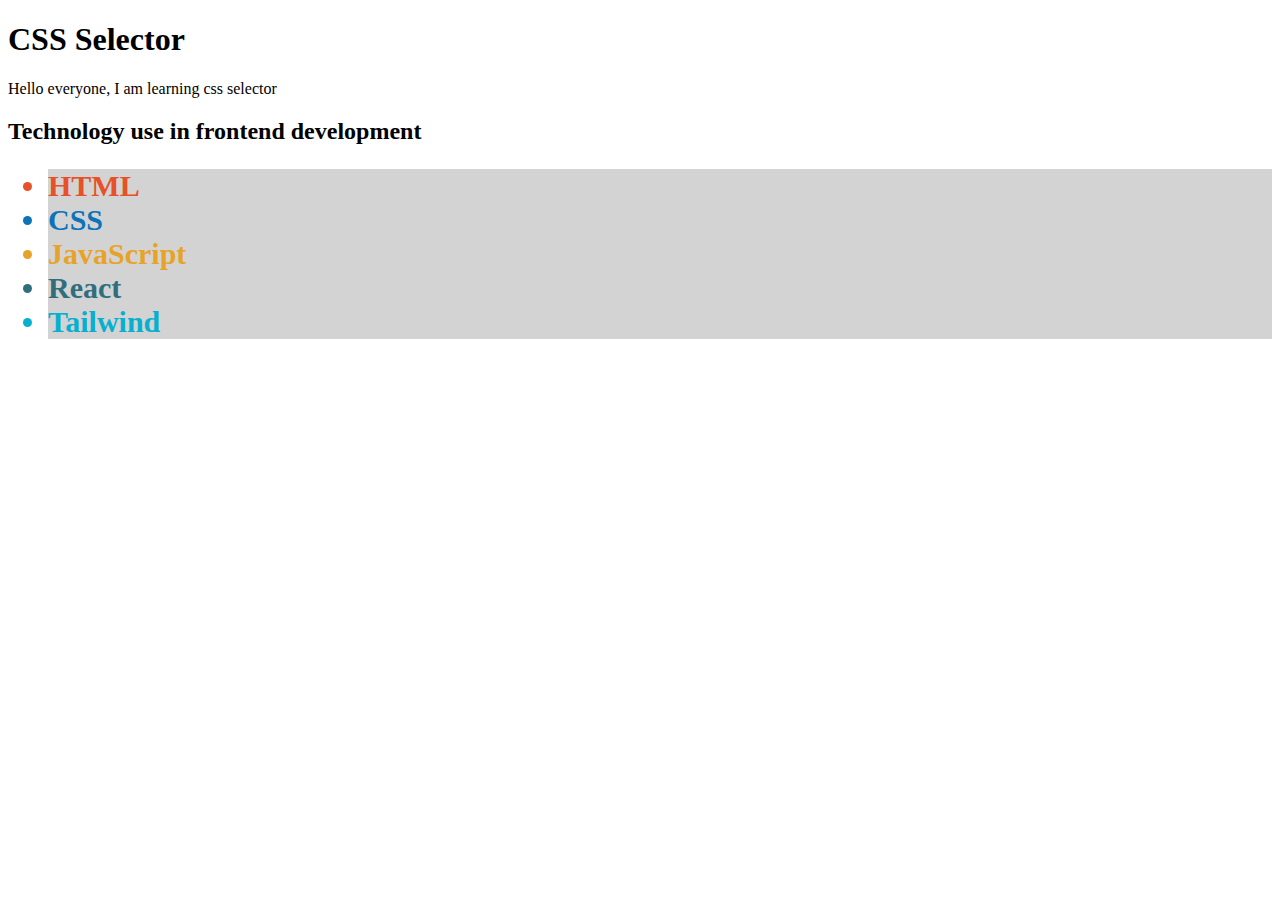
<file: CSS/01_CSS_Selector/index.html>
<!DOCTYPE html>
<html lang="en">
<head>
    <meta charset="UTF-8">
    <meta name="viewport" content="width=device-width, initial-scale=1.0">
    <title>CSS Selector</title>
    <link rel="stylesheet" href="style.css">
</head>
<body>
    <h1>CSS Selector</h1>
    <p>Hello everyone, I am learning css selector</p>
    <h2>Technology use in frontend development
        <ul>
            <li class="html" id="html">HTML</li>
            <li class="css" id="css">CSS</li>
            <li class="js" id="js">JavaScript</li>
            <li class="react" id="react">React</li>
            <li class="tailwind" id="tailwind">Tailwind</li>
        </ul>
    </h2>
</body>
</html>
</file>
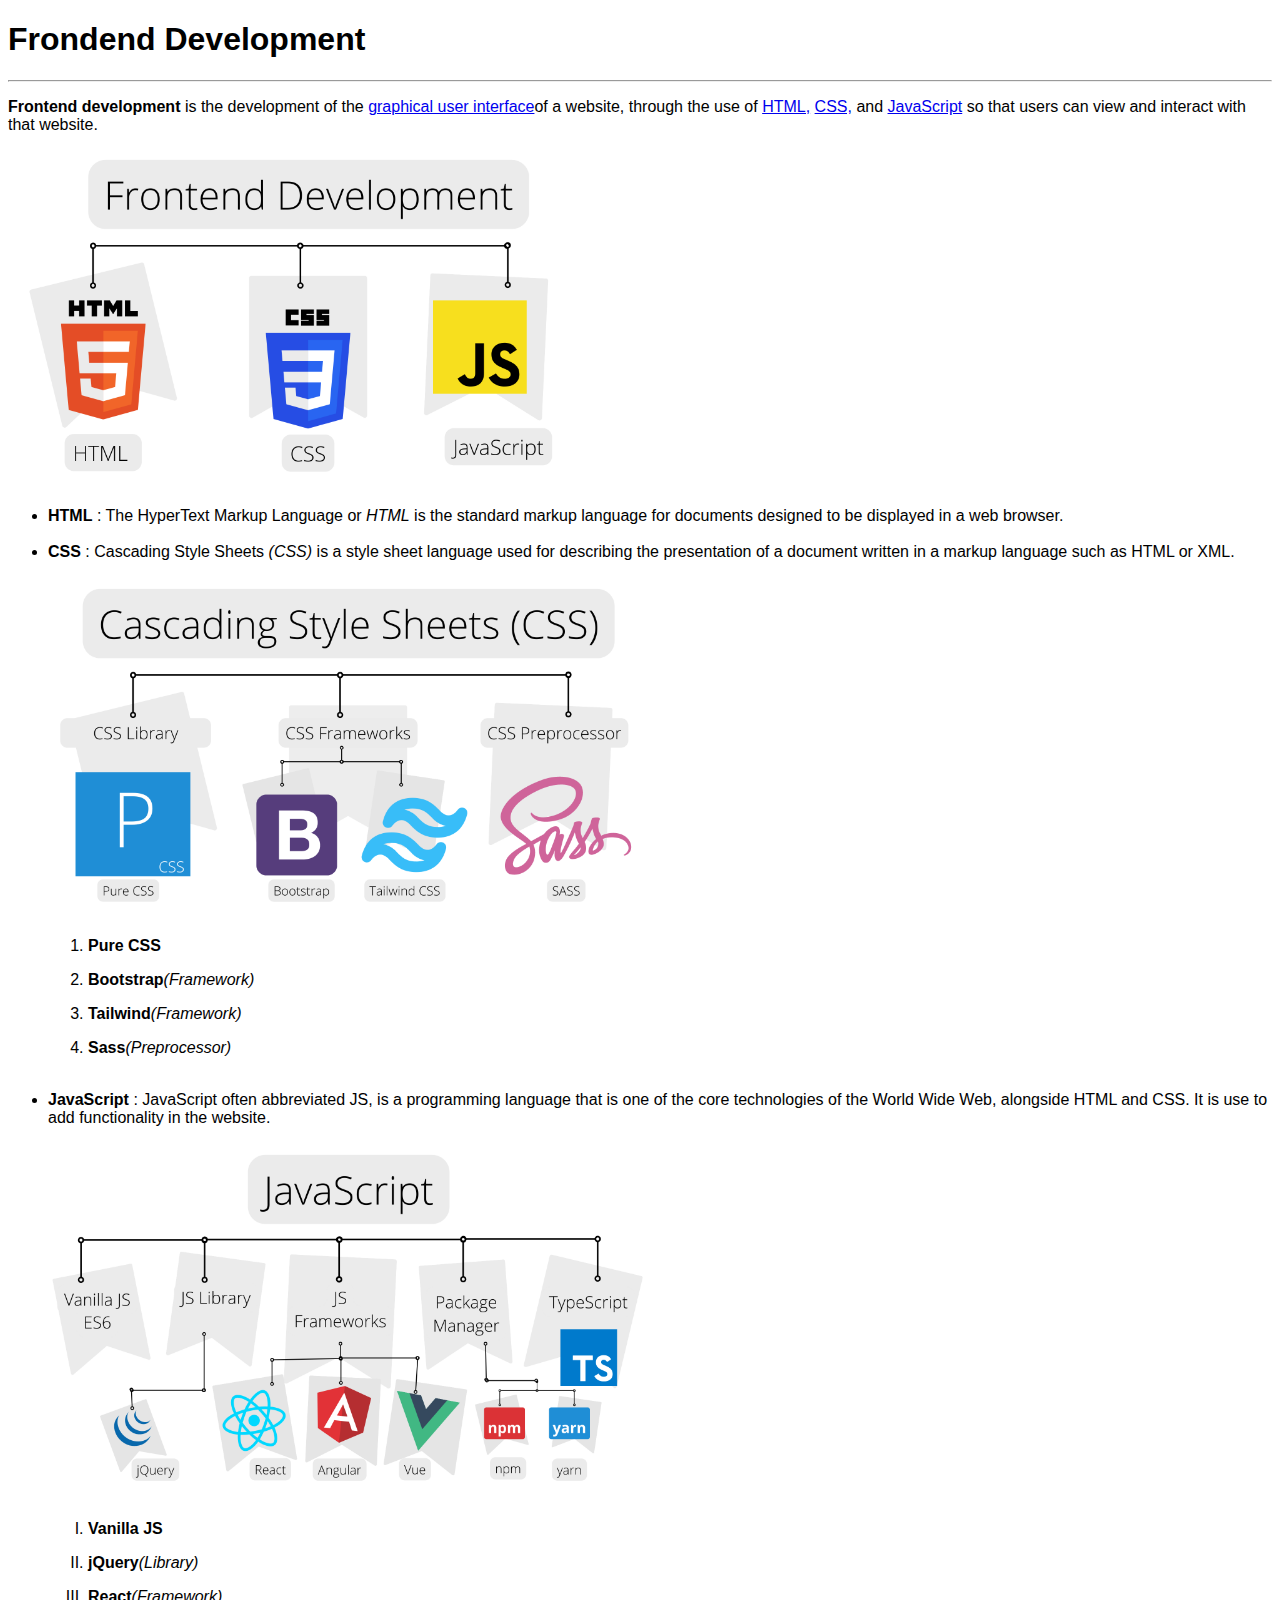
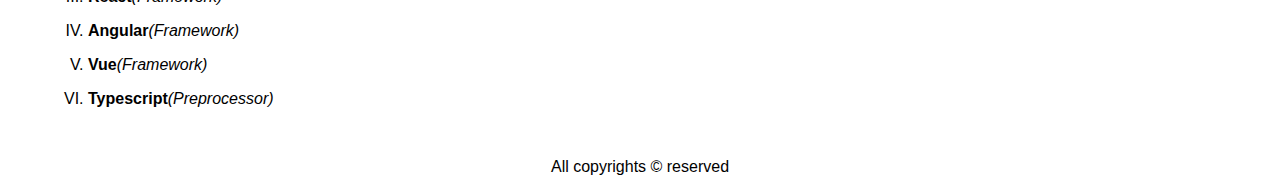
<file: HTML/01_HTML_Basic/index.html>
<!DOCTYPE html>
<html lang="en">
    <head>
        <meta charset="UTF-8" />
        <meta name="viewport" content="width=device-width, initial-scale=1.0" />
        <title>HTML Basics</title>
    </head>
    <body style="font-family: sans-serif">

        <h1>Frondend Development</h1>
        <hr />

        <p>
            <strong>Frontend development</strong> is the development of the
            <a target="_blank" href="https://en.wikipedia.org/wiki/Graphical_user_interface">graphical user interface</a>of a website, through the use of <a target="_blank" href="https://en.wikipedia.org/wiki/HTML">HTML,</a> <a target="_blank" href="https://en.wikipedia.org/wiki/CSS">CSS,</a> and <a target="_blank" href="https://en.wikipedia.org/wiki/JavaScript">JavaScript</a> so that users can view and interact with that website.
        </p>
        <img src="images/html-css-javascript.png" alt="frontend roadmap" style="width: 100%; max-width: 600px;">

        <ul>
            <li><strong>HTML</strong> : The HyperText Markup Language or <em>HTML</em> is the standard markup language for documents designed to be displayed in a web browser.</li><br />

            <li><strong>CSS</strong> : Cascading Style Sheets <em>(CSS)</em> is a style sheet language used for describing the presentation of a document written in a markup language such as HTML or XML.</li><br />

            <img src="images/css.png" alt="css roadmap" style="width: 100%; max-width: 600px;"><br />
            <ol>
                <li><p><strong>Pure CSS</strong></p></li>
                <li><p><strong>Bootstrap</strong><em>(Framework)</em></p></li>
                <li><p><strong>Tailwind</strong><em>(Framework)</em></p></li>
                <li><p><strong>Sass</strong><em>(Preprocessor)</em></p></li>
            </ol><br />

            <li><strong>JavaScript</strong> : JavaScript often abbreviated JS, is a programming language that is one of the core technologies of the World Wide Web, alongside HTML and CSS. It is use to add functionality in the website.</li><br />

            <img src="images/javascript.png" alt="css roadmap" style="width: 100%; max-width: 600px;"><br /><br />
            <ol type="I">
                <li><p><strong>Vanilla JS</strong></p></li>
                <li><p><strong>jQuery</strong><em>(Library)</em></p></li>
                <li><p><strong>React</strong><em>(Framework)</em></p></li>
                <li><p><strong>Angular</strong><em>(Framework)</em></p></li>
                <li><p><strong>Vue</strong><em>(Framework)</em></p></li>
                <li><p><strong>Typescript</strong><em>(Preprocessor)</em></p></li>
            </ol><br />
        </ul>
        <p style="text-align: center;">All copyrights &copy; reserved</p>
    </body>
</html>
</file>
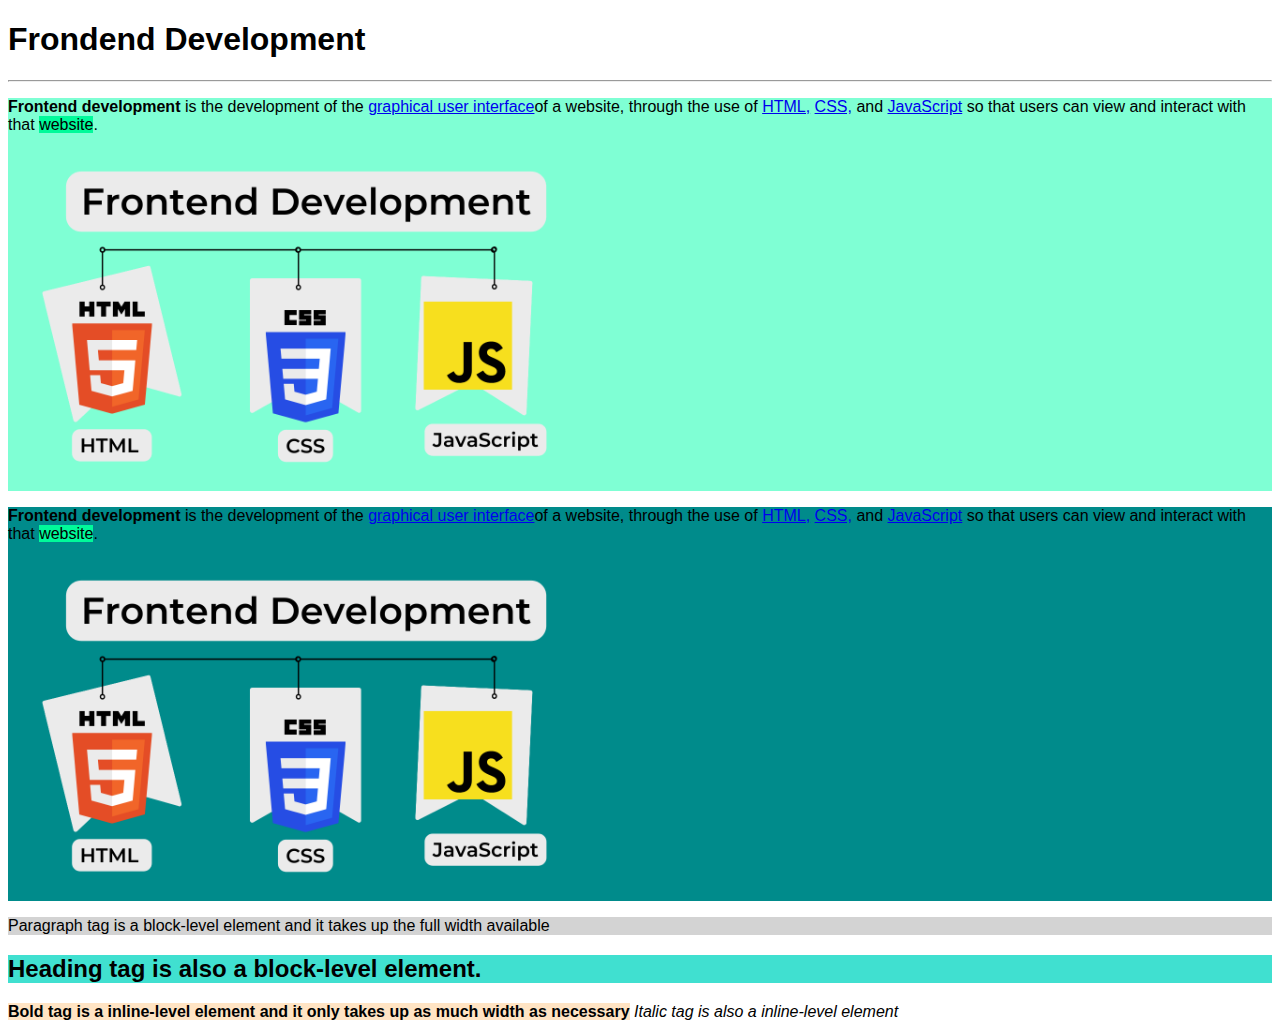
<file: HTML/02_Inline_Vs_Block_Elements/index.html>
<!--* ***************************************************** -->
<!--* Inline Vs Bolock Elements -->
<!--* ***************************************************** -->

<!--* Block Element -->
    <!-- A block-level element always starts on a new line, and the browsers automatically add some space (a margin) before and after the element. They always takes up the full width available (stretches out to the left and right as far as it can). -->

<!--* Here are the block-level elements in HTML : -->
    <!-- <address> <article> <aside> <blockquote> <canvas> <dd> -->
    <!-- <div> <dl> <dt> <fieldset> <figcaption> <figure> </figure> -->
    <!-- <footer> <form> <h1>-<h6> <header> <hr> <li> -->
    <!-- <main> <nav> <noscript> <ol> <p> <pre> -->
    <!-- <section> <table> <tfoot> <ul> <video> -->

<!--* Inline Element -->
    <!-- An inline element does not start on a new line. They only takes up as much width as necessary. -->

<!--* Here are the block-level elements in HTML : -->
    <!-- <a> <abbr> <acronym> <b> <bdo> <big> -->
    <!-- <br> <button> <cite> <code> <dfn> <em> -->
    <!-- <i> <img> <input> <kbd> <label> <map> -->
    <!-- <object> <output> <q> <samp> <script> <select> -->
    <!-- <small> <span> <strong> <sub> <sup> <textarea> -->
    <!-- <time> <tt> <var> -->

<!--* The <div> element is a block-level and is often used as a container for other HTML elements -->
<!--* The <span> element is an inline container used to mark up a part of a text, or a part of a document -->

<!--* Note: An inline element cannot contain a block-level element! -->


<!DOCTYPE html>
<html lang="en">
    <head>
        <meta charset="UTF-8" />
        <meta name="viewport" content="width=device-width, initial-scale=1.0" />
        <title>Inline Vs Block Elements</title>
    </head>
    <body style="font-family: sans-serif">

        <h1>Frondend Development</h1>
        <hr />

        <div style="background-color: aquamarine;">
            <p>
                <strong>Frontend development</strong> is the development of the
                <a target="_blank" href="https://en.wikipedia.org/wiki/Graphical_user_interface">graphical user interface</a>of a website, through the use of <a target="_blank" href="https://en.wikipedia.org/wiki/HTML">HTML,</a> <a target="_blank" href="https://en.wikipedia.org/wiki/CSS">CSS,</a> and <a target="_blank" href="https://en.wikipedia.org/wiki/JavaScript">JavaScript</a> so that users can view and interact with that <span style="background-color: mediumspringgreen;">website</span>.
            </p>
            <img src="images/transparent-html-css-javascript.png" alt="frontend roadmap" style="width: 100%; max-width: 600px;">
        </div>

        <div style="background-color:darkcyan">
            <p>
                <strong>Frontend development</strong> is the development of the
                <a target="_blank" href="https://en.wikipedia.org/wiki/Graphical_user_interface">graphical user interface</a>of a website, through the use of <a target="_blank" href="https://en.wikipedia.org/wiki/HTML">HTML,</a> <a target="_blank" href="https://en.wikipedia.org/wiki/CSS">CSS,</a> and <a target="_blank" href="https://en.wikipedia.org/wiki/JavaScript">JavaScript</a> so that users can view and interact with that <span style="background-color: mediumspringgreen;">website</span>.
            </p>
            <img src="images/transparent-html-css-javascript.png" alt="frontend roadmap" style="width: 100%; max-width: 600px;">
        </div>

        <p style="background-color: lightgrey;">Paragraph tag is a block-level element and it takes up the full width available</p>
        <h2 style="background-color: turquoise;">Heading tag is also a block-level element.</h2>

        <b style="background-color: bisque;">Bold tag is a inline-level element and it only takes up as much width as necessary</b>
        <i>Italic tag is also a inline-level element</i>

    </body>
</html>
</file>
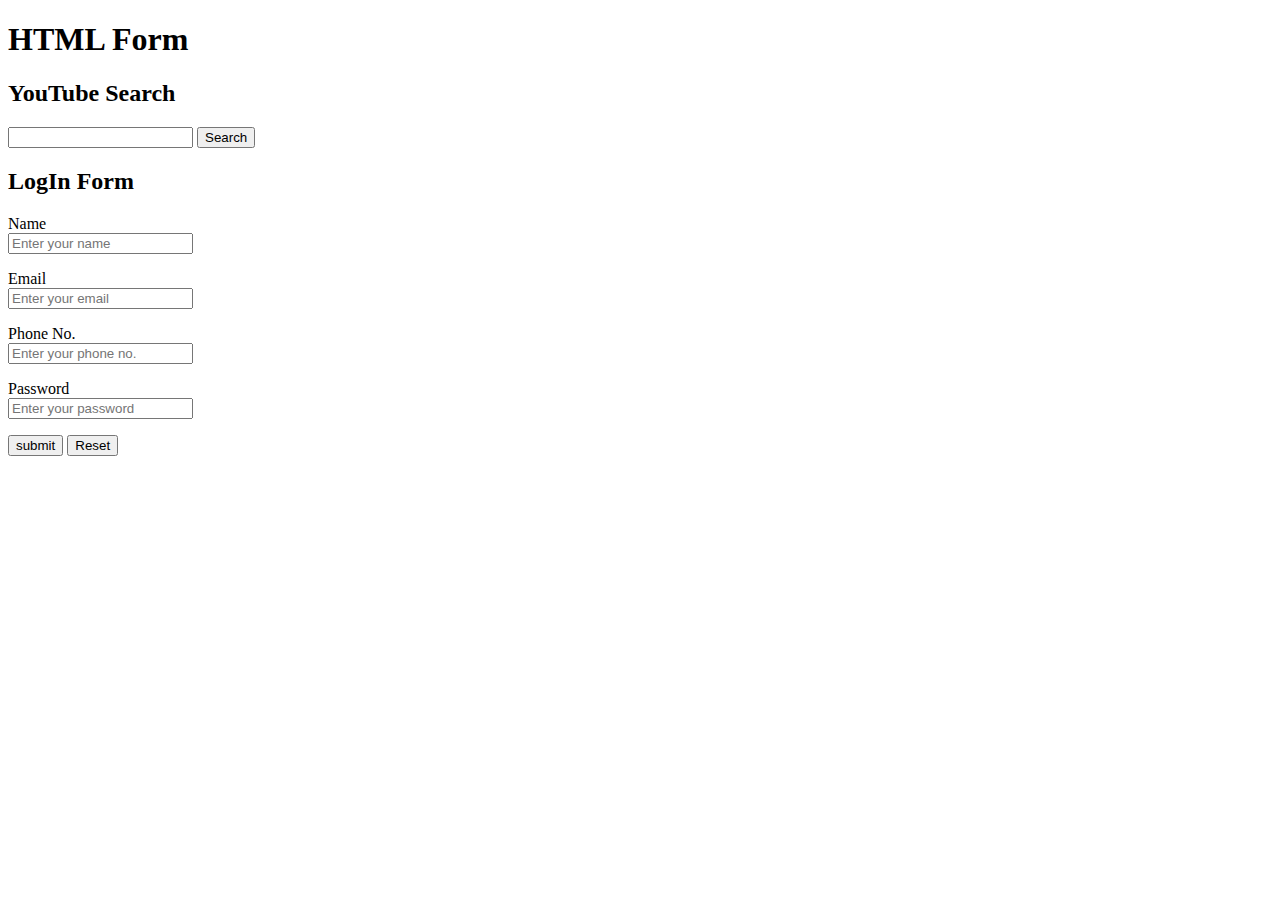
<file: HTML/03_HTML_Form/index.html>
<!DOCTYPE html>
<html lang="en">
<head>
    <meta charset="UTF-8">
    <meta name="viewport" content="width=device-width, initial-scale=1.0">
    <title>HTML Form</title>
</head>
<body>
    <h1>HTML Form</h1>

    <div>
        <h2>YouTube Search</h2>
        <form action="https://www.youtube.com/results">
            <input type="text" name="search_query" id="form">
            <button>Search</button>
        </form>
    </div>

    <h2>LogIn Form</h2>
    <form action="/">
        <p>
            <div><label for="username">Name</label></div>
            <input type="text" name="username" id="username" placeholder="Enter your name">
        </p>
        <p>
            <div><label for="email">Email</label></div>
            <input type="text" name="email" id="email" placeholder="Enter your email">
        </p>
        <p>
            <div><label for="phone">Phone No.</label></div>
            <input type="text" name="phone" id="phone" placeholder="Enter your phone no.">
        </p>
        <p>
            <div><label for="password">Password</label></div>
            <input type="password" name="password" id="password" placeholder="Enter your password">
        </p>
        <button type="submit">submit</button>
        <button type="reset">Reset</button>
        
    </form>
</body>
</html>
</file>
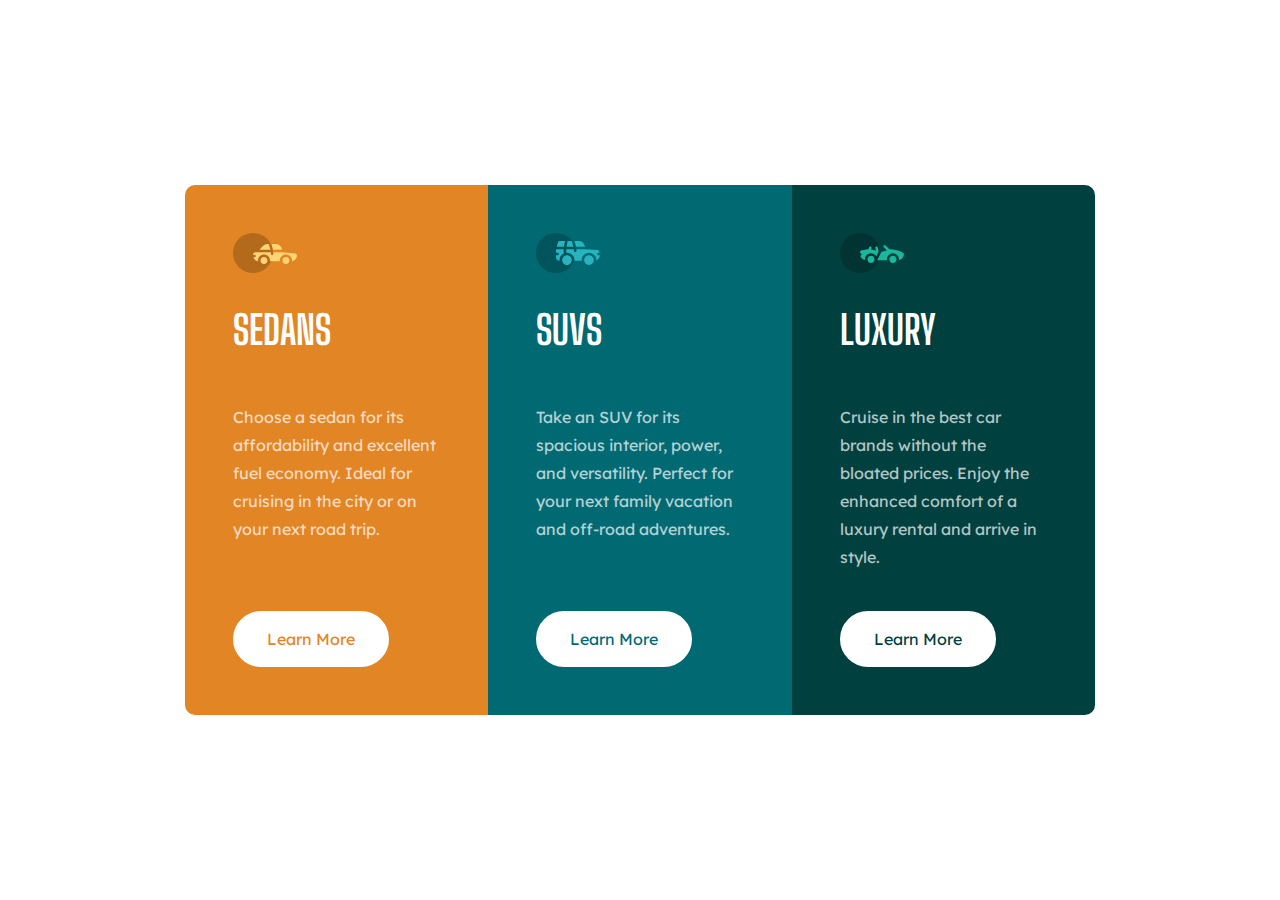
<file: CSS/Frontend_Practice_Projects/3-Column_Preview_Card_Component/index.html>
<!DOCTYPE html>
<html lang="en">
    <head>
        <meta charset="UTF-8" />
        <meta http-equiv="X-UA-Compatible" content="IE=edge" />
        <meta name="viewport" content="width=device-width, initial-scale=1.0" />
        <title>3-column preview card component</title>
        <link rel="preconnect" href="https://fonts.googleapis.com" />
        <link rel="preconnect" href="https://fonts.gstatic.com" crossorigin />
        <link
            href="https://fonts.googleapis.com/css2?family=Big+Shoulders+Display:wght@700&family=Lexend:wght@400;600;700&display=swap"
            rel="stylesheet"
            />
        <link rel="stylesheet" href="style.css" />
    </head>
    <body>
        <main>
            <div class="cards-container">
                <div class="card orange-card">
                    <img src="images/icon-sedans.svg" alt="icon-sedans" />
                    <h2>sedans</h2>
                    <p>
                    Choose a sedan for its affordability and excellent fuel economy. Ideal
                    for cruising in the city or on your next road trip.
                    </p>
                    <a href="/">Learn More</a>
                </div>

                <div class="card green-card">
                    <img src="images/icon-suvs.svg" alt="icon-sedans" />
                    <h2>suvs</h2>
                    <p>Take an SUV for its spacious interior, power, and versatility. Perfect for your next family vacation 
                    and off-road adventures.</p>
                    <a href="/">Learn More</a>
                </div>
                
                <div class="card dark-green-card">
                    <img src="images/icon-luxury.svg" alt="icon-sedans" />
                    <h2>luxury</h2>
                    <p>Cruise in the best car brands without the bloated prices. Enjoy the enhanced comfort of a luxury 
                    rental and arrive in style.</p>
                    <a href="/">Learn More</a>
                </div>
            </div>
        </main>
    </body>
</html>
</file>
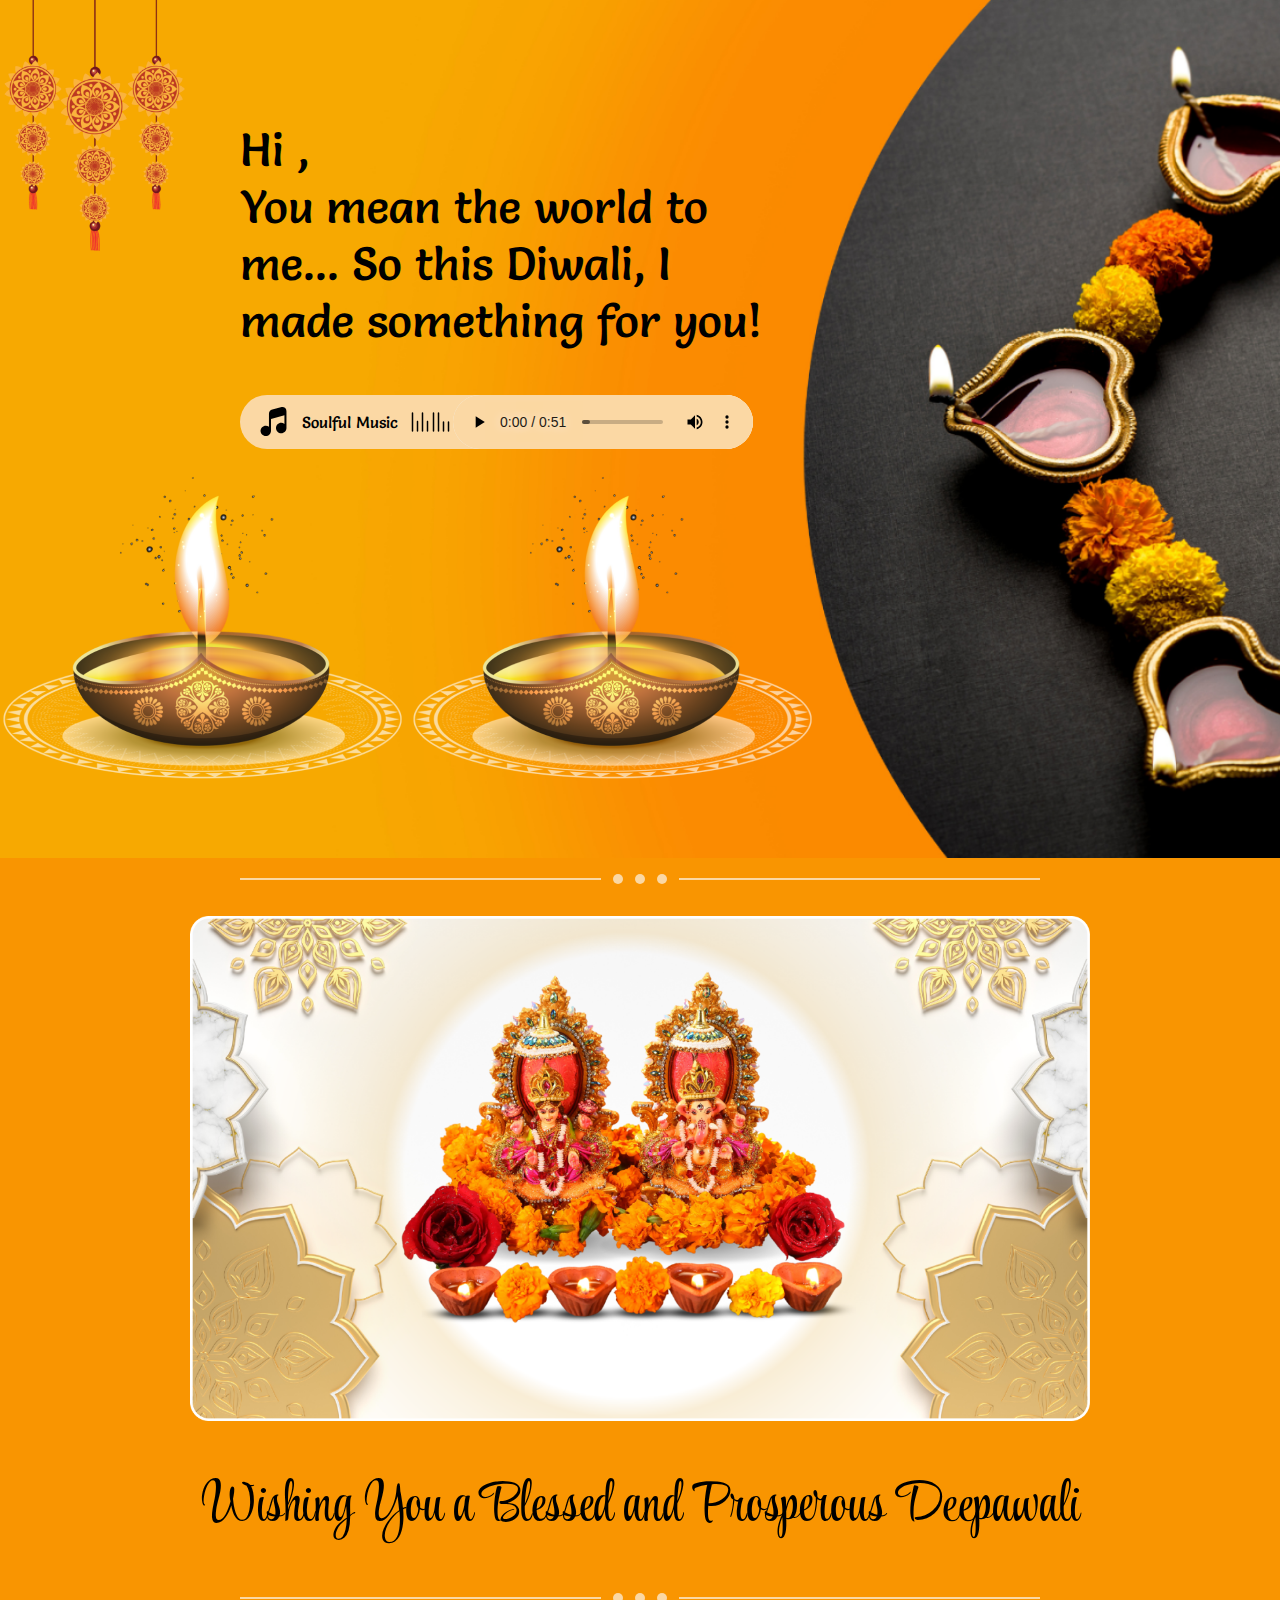
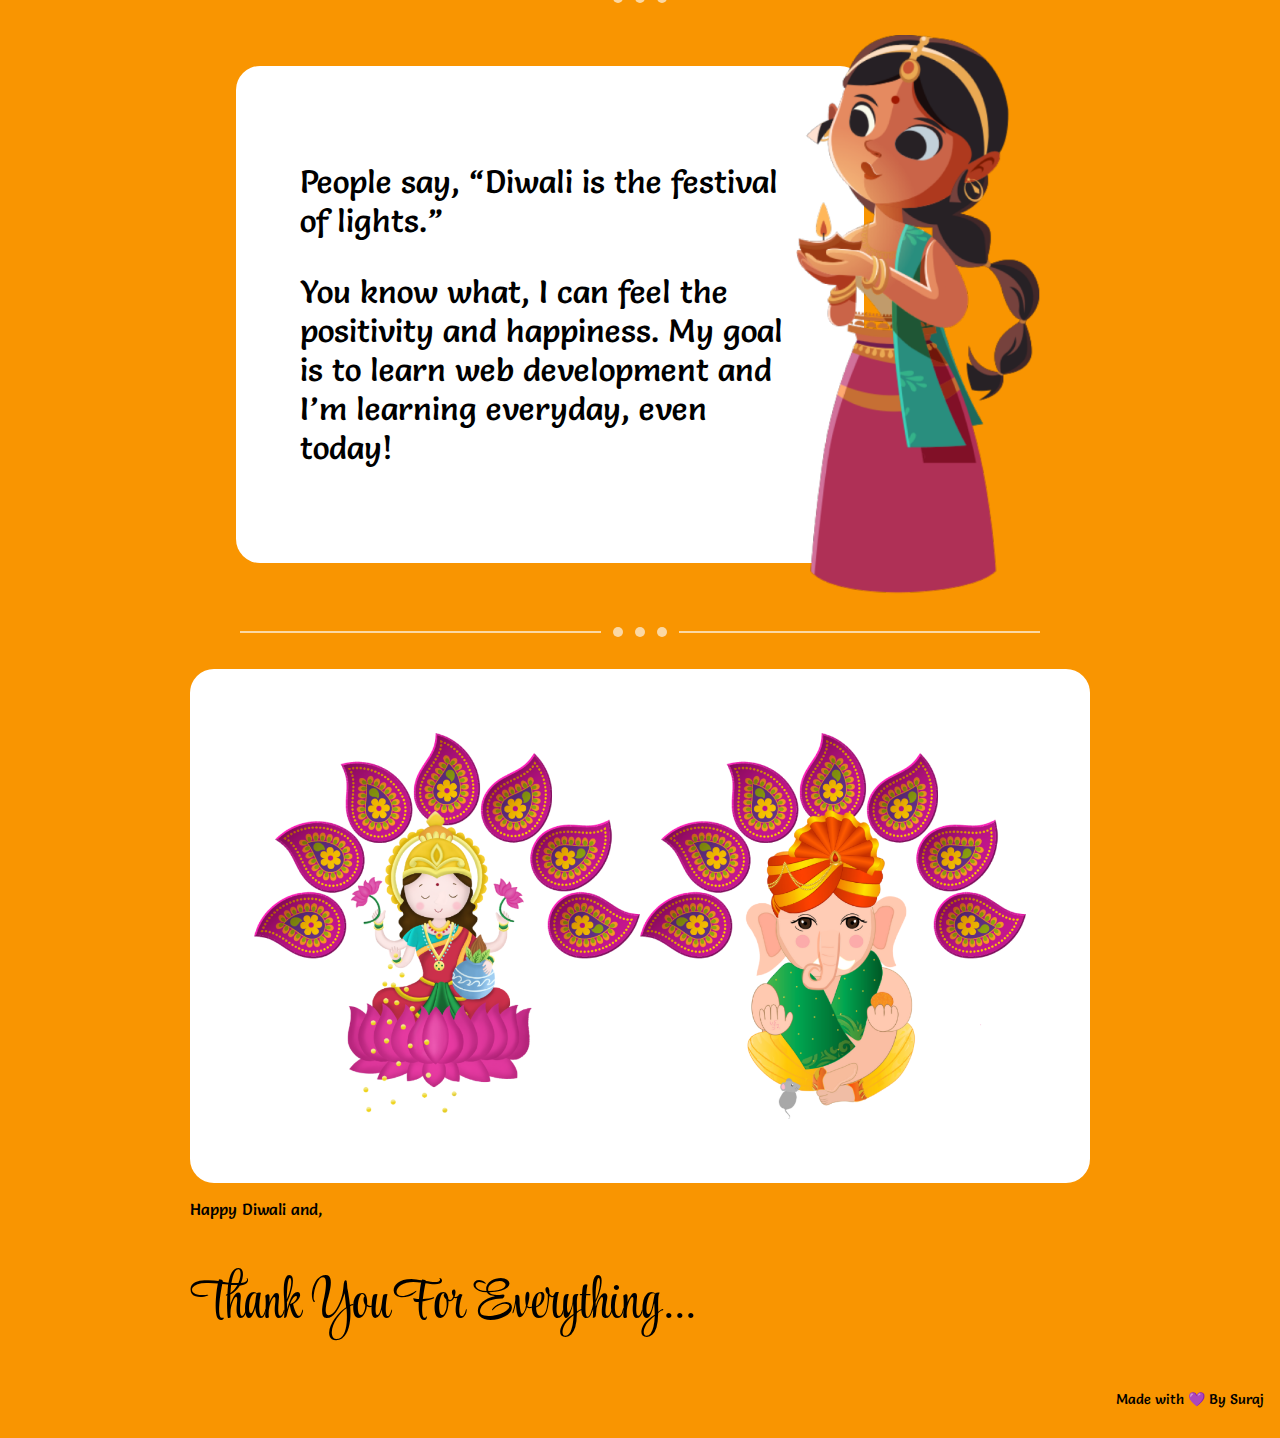
<file: CSS/Frontend_Practice_Projects/Send_Diwali_Wishes/index.html>
<!DOCTYPE html>
<html lang="en">
    <head>
        <meta charset="UTF-8">
        <meta name="viewport" content="width=device-width, initial-scale=1.0">
        <title>Diwali Wishes</title>
        <link rel="stylesheet" href="style.css">
        <link rel="preconnect" href="https://fonts.googleapis.com">
        <link rel="preconnect" href="https://fonts.gstatic.com" crossorigin>
        <link href="https://fonts.googleapis.com/css2?family=Salsa&display=swap" rel="stylesheet">
        <link rel="preconnect" href="https://fonts.googleapis.com">
        <link rel="preconnect" href="https://fonts.gstatic.com" crossorigin>
        <link href="https://fonts.googleapis.com/css2?family=Salsa&family=Style+Script&display=swap" rel="stylesheet">
    </head>
    <body>
        <section class="hero-section">
            <img class="decoration" src="images/decoration.png" alt="jhalar" />
            <div class="pragraph-and-audio">
                <p>
                    Hi <span id="receiver"></span>,
                    <br />
                    You mean the world to me... So this Diwali, I made something for you!
                </p>
                <div class="audio-container">
                    <img src="icons/music-icon.svg" alt="music-icon" />
                    <span class="soulful-music">&nbsp;&nbsp; Soulful Music &nbsp;</span>
                    <img
                    class="playing-music-icon"
                    src="icons/playing-music-icon.svg"
                    alt="playing-music-icon"
                    />
                    <audio src="music/sitar-and-tanpura.mp3" controls></audio>
                </div>
            </div>
            <img 
                class="deekpak first-deepak"
                src="images/deepak.png"
                alt="deepak"
            />
            <img 
                class="deekpak second-deepak"
                src="images/deepak.png"
                alt="deepak"
            />
        </section>

        <section class="lakshmi-ganesha-section">
            <div class="horizontal-divider">
                <div class="horizontal-line"></div>
                <div class="circle"></div>
                <div class="circle"></div>
                <div class="circle"></div>
                <div class="horizontal-line"></div>
            </div>

            <img
                class="lakshmi-ganesha-img"
                src="images/lakshmi-ganesha.png"
                alt="lakshmi-ganesha"
            />
            <h2>Wishing You a Blessed and Prosperous Deepawali</h2>
            <div class="horizontal-divider">
                <div class="horizontal-line"></div>
                <div class="circle"></div>
                <div class="circle"></div>
                <div class="circle"></div>
                <div class="horizontal-line"></div>
            </div>

            <div class="white-card-container">
                <div class="white-card">
                    <p>People say, “Diwali is the festival of lights.”</p>
                    <p>
                    You know what, I can feel the positivity and happiness. My goal is
                    to learn web development and I’m learning everyday, even today!
                    </p>
                </div>
                <img
                    class="little-girl"
                    src="images/little-girl.png"
                    alt=""
                />
            </div>

            <div class="horizontal-divider">
                <div class="horizontal-line"></div>
                <div class="circle"></div>
                <div class="circle"></div>
                <div class="circle"></div>
                <div class="horizontal-line"></div>
            </div>

            <div class="lakshmi-ganesha-card">
                <img src="images/lakshmi.png" alt="lakshmi" />
                <img src="images/ganesh.png" alt="ganesh" />
            </div>

            <div class="thank-you-text">
                <p>Happy Diwali and,</p>
                <h2>Thank You For Everything...</h2>
            </div>
            <p class="my-name">Made with 💜 By <span id="sender"></span></p>
        </section>

        <script>
            const receiverName = document.querySelector("#receiver");
            const senderName = document.querySelector("#sender");
            receiverName.innerText = new URLSearchParams(location.search).get(
                "receiver"
            );
            senderName.innerText = new URLSearchParams(location.search).get("sender") || 'Suraj';
        </script>
    </body>
</html>
</file>
<file: CSS/01_CSS_Selector/style.css>
li {
    font-weight: 700;
    /* font-size: 30px; */
}

/* CSS Class Selector */

.html {
    color: #e65127;
}

.css {
    color: #0c73b8;
}

.js {
    color: #e7a328;
}

.react {
    color: #306e7e;
}

.tailwind {
    color: #07b0cf;
}

/* CSS Id Selector */

#html {
    font-size: 30px;
}
#css {
    font-size: 30px;
}
#js {
    font-size: 30px;
}
#react {
    font-size: 30px;
}
#tailwind {
    font-size: 30px;
}

/* CSS Attribute Selector */
/* CSS [attribute] Selector */
/* The [attribute] selector is used to select elements with a specified attribute. */

[class] {
    background-color: lightgray;
}
</file>
<file: CSS/Frontend_Practice_Projects/3-Column_Preview_Card_Component/style.css>
body {
    margin: 0;
    font-family: 'Lexend', sans-serif;
}

a {
    color: inherit;
    text-decoration: none;
    display: inline-block;
    background-color: #fff;
}

main {
    min-height: 100vh;
    display: flex;
    /* padding: 1.5rem; */
    align-items: center;
    justify-content: center;
}

.cards-container {
    color: white;
    margin: 1.5rem;
    display: flex;
    border-radius: 10px;
    overflow: hidden;
    /* margin-inline: auto; */
    /* margin: auto; */
    max-width: 910px;
}

.card {
    padding: 3rem;
    display: flex;
    flex-direction: column;
    width: 100%;
    /* flex-basis: 100%; */
}

.card img {
    width: 64px;
    height: 40px;
}

.card h2 {
    text-transform: uppercase;
    font-family: 'Big Shoulders Display', cursive;
    font-size: 2.5rem;
}

.card p {
    opacity: 0.7;
    line-height: 1.75;
    margin-bottom: 2.5rem;
}

.card a {
    border: 2px solid white;
    padding: 1em 2em;
    border-radius: 2em;
    margin-top: auto;
    /* align-self: flex-start; */
    margin-right: auto;
}

.orange-card {
    background-color: #E28525;
    /* border-top-left-radius: 8px;
    border-top-right-radius: 8px; */
    /* border-radius: 40px 40px 0 0; */
}

.orange-card a {
    color: #E28525;
}

.green-card {
    background-color: #016972;
}

.green-card a {
    color: #016972;
}
.dark-green-card {
    background-color: #00403F;
    /* border-bottom-left-radius: 8px;
    border-bottom-right-radius: 8px; */
    /* border-radius:  0 0 40px 40px; */
}

.dark-green-card a {
    color: #00403F;
}

@media (max-width: 850px) {
    .cards-container {
        flex-direction: column;
        max-width: 400px;
    }
    
    .card {
        width: unset;
        /* width: auto; */
    }
}
</file>
<file: CSS/Frontend_Practice_Projects/Send_Diwali_Wishes/style.css>
body {
    margin: 0;
    font-family: "Salsa", cursive;
}

.decoration {
    width: 220px;
    margin-bottom: -180px;
}

.hero-section {
    /* min-height: 100vh; */
    background-color: #F99501;
    background-image: url(images/orange-backdrop.png);
    background-size: cover;
    background-repeat: no-repeat;
}

.pragraph-and-audio {
    margin-left: 15rem;
}

.hero-section p {
    font-size: 46px;
    max-width: 550px;
}

audio::-webkit-media-controls-panel {
    background-color: #fbd8a4;
}

.audio-container {
    background-color: #fbd8a4;
    max-width: max-content;
    border-radius: 45px;
    display: flex;
    align-items: center;
    justify-content: center;
    padding-left: 20px;
}

.lakshmi-ganesha-section {
    background-color: #f99501;
    padding-block: 1em;
    padding-inline: 1rem;
}

.lakshmi-ganesha-img {
    max-width: 900px;
    width: 100%;
    display: block;
    margin-inline: auto;
}

.horizontal-divider {
    display: flex;
    align-items: center;
    gap: 12px;
    max-width: 800px;
    margin-inline: auto;
    margin-bottom: 2rem;
}

.horizontal-line {
    height: 2px;
    background-color: #fbd8a4;
    width: 468px;
}

.circle {
    width: 10px;
    height: 10px;
    background-color: #fbd8a4;
    border-radius: 100%;
    flex-shrink: 0;
}

.lakshmi-ganesha-section h2 {
    font-family: "Style Script", cursive;
    font-size: 54px;
    font-weight: 400;
    text-align: center;
}

.white-card-container {
    display: flex;
    justify-content: center;
    align-items: center;
    margin-bottom: 2rem;
}

.white-card {
    max-width: 500px;
    background-color: white;
    padding: 4rem;
    border-radius: 24px;
}

.white-card p {
    font-size: 2rem;
}

.little-girl {
    max-width: 260px;
    margin-left: -5rem;
}

.lakshmi-ganesha-card {
    background-color: white;
    padding: 4rem;
    border-radius: 24px;
    max-width: 772px;
    display: flex;
    margin-inline: auto;
}

.lakshmi-ganesha-card img {
    width: 50%;
}

.thank-you-text {
    max-width: 900px;
    width: 100%;
    margin-inline: auto;
}

.thank-you-text h2 {
    text-align: left;
}

.my-name {
    text-align: right;
    font-size: 14px;
}

@media (max-width: 840px) {
.first-deepak {
    display: block;
    margin-left: auto;
}

.second-deepak,
.soulful-music,
.playing-music-icon {
    display: none;
}

.pragraph-and-audio {
    margin-left: 1rem;
}

.decoration {
    margin-bottom: 0;
}

.hero-section p {
    font-size: 32px;
}

.white-card p {
    font-size: 1.25rem;
}

.white-card {
    padding-block: 1rem;
    padding-left: 2rem;
}

.little-girl {
    max-width: 160px;
}

.lakshmi-ganesha-card {
    padding: 2rem;
}
}

@media (max-width: 540px) {
.hero-section p {
    font-size: 24px;
}

.first-deepak {
    width: 100%;
    max-width: 280px;
}

.lakshmi-ganesha-section h2 {
    font-size: 32px;
}

.white-card p {
    font-size: 1rem;
}
}

/* 
@media (width < 840px) {
    .second-deepak {
        display: none;
    }
} */
</file>
